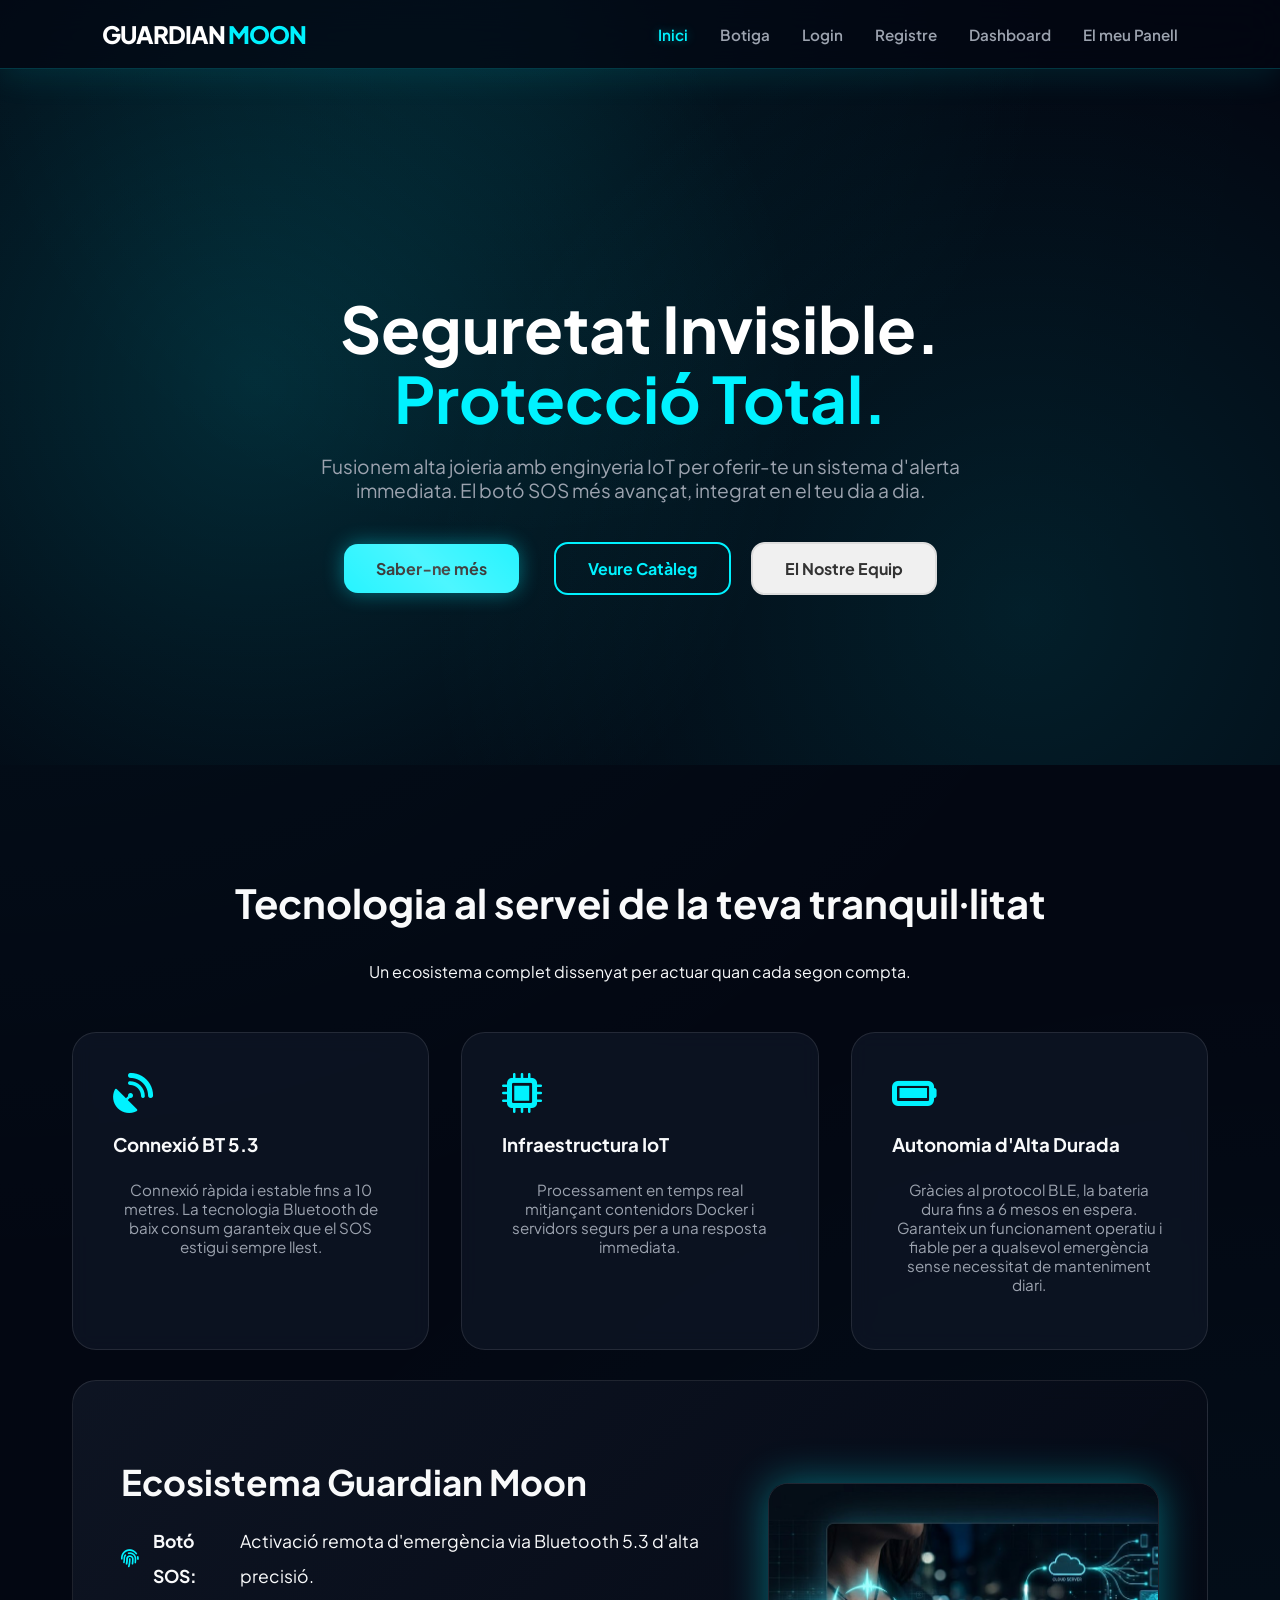
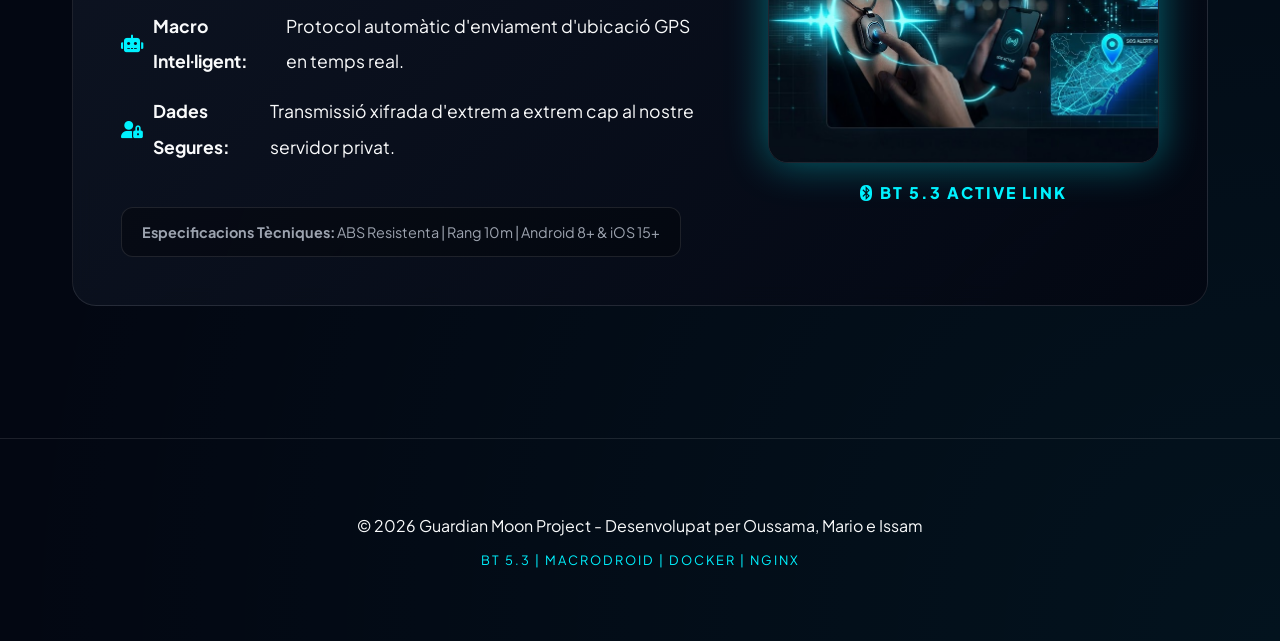
<file: web/index.html>
<!DOCTYPE html>
<html lang="ca">
<head>
    <meta charset="UTF-8">
    <meta name="viewport" content="width=device-width, initial-scale=1.0, maximum-scale=5.0, user-scalable=yes">
    <title>Guardian Moon | Seguretat Intel·ligent</title>
    <link href="https://fonts.googleapis.com/css2?family=Plus+Jakarta+Sans:wght@300;400;600;800&display=swap" rel="stylesheet">
    <link rel="stylesheet" href="https://cdnjs.cloudflare.com/ajax/libs/font-awesome/6.0.0/css/all.min.css">
    <link rel="stylesheet" href="estil/estil.css">
    <style>
        /* Menú hamburguesa para móviles */
        .menu-toggle {
            display: none;
            background: none;
            border: none;
            color: var(--accent);
            font-size: 1.5rem;
            cursor: pointer;
            z-index: 1001;
        }
        @media (max-width: 768px) {
            .menu-toggle {
                display: block;
            }
            nav ul {
                display: none;
                position: absolute;
                top: 60px;
                left: 0;
                right: 0;
                flex-direction: column;
                background: rgba(3, 7, 18, 0.95);
                padding: 1rem;
                gap: 0.5rem;
                border-bottom: 1px solid var(--glass-border);
            }
            nav ul.active {
                display: flex;
            }
            nav ul li {
                width: 100%;
            }
            nav ul a {
                display: block;
                padding: 0.75rem;
                border-radius: 8px;
                transition: all 0.3s ease;
            }
            nav ul a:hover {
                background: rgba(0, 242, 255, 0.1);
            }
            .hero-content h1 {
                font-size: 1.8rem;
                line-height: 1.2;
            }
            .hero-content p {
                font-size: 0.95rem;
            }
            .hero-btn-container {
                flex-direction: column;
                gap: 10px;
            }
            .cta-button,
            .cta-outline,
            .cta-team {
                width: 100%;
                max-width: 100%;
            }
        }
    </style>
</head>
<body>
    <nav>
        <a href="index.html" class="logo">GUARDIAN <span>MOON</span></a>
        <button class="menu-toggle" id="menuToggle">
            <i class="fas fa-bars"></i>
        </button>
        <ul id="navMenu">
            <li><a href="index.html" class="active">Inici</a></li>
            <li><a href="https://www.guardianmoon.cat/shop">Botiga</a></li>
            <li><a href="login.php">Login</a></li> 
            <li><a href="registre.php">Registre</a></li>
            <li><a href="dashboard.php">Dashboard</a></li>
            <li><a href="mi_panel.php">El meu Panell</a></li>
        </ul>
    </nav>
    <header class="hero-banner" style="position: relative; overflow: hidden; padding-top: 80px; background: linear-gradient(rgba(3,7,18,0.6), rgba(3,7,18,0.9)), url('https://images.unsplash.com/photo-1550751827-4bd374c3f58b?auto=format&fit=crop&w=1920&q=80'); background-size: cover; background-position: center;">
        <div class="hero-content" style="position: relative; z-index: 1; text-align: center; color: #fff; padding: 0 20px;">
          <h1>Seguretat Invisible.<br><span>Protecció Total.</span></h1>
          <p>Fusionem alta joieria amb enginyeria IoT per oferir-te un sistema d'alerta immediata. El botó SOS més avançat, integrat en el teu dia a dia.</p>
          <div class="hero-btn-container">
            <a href="#detalles" class="cta-button">Saber‐ne més</a>
            <a href="https://www.guardianmoon.cat" class="cta-outline">Veure Catàleg</a>
            <a href="el-nostre-equip.html" class="cta-team">El Nostre Equip</a>
          </div>
        </div>
    </header>
    <div class="container" id="detalles">
        <div class="section-header">
            <h2>Tecnologia al servei de la teva tranquil·litat</h2>
            <p>Un ecosistema complet dissenyat per actuar quan cada segon compta.</p>
        </div>
        <div class="features-grid">
            <div class="card">
                <i class="fas fa-satellite-dish icon-accent"></i>
                <h3>Connexió BT 5.3</h3>
                <p>Connexió ràpida i estable fins a 10 metres. La tecnologia Bluetooth de baix consum garanteix que el SOS estigui sempre llest.</p>
            </div>
            <div class="card">
                <i class="fas fa-microchip icon-accent"></i>
                <h3>Infraestructura IoT</h3>
                <p>Processament en temps real mitjançant contenidors Docker i servidors segurs per a una resposta immediata.</p>
            </div>
            <div class="card">
                <i class="fas fa-battery-full icon-accent"></i>
                <h3>Autonomia d'Alta Durada</h3>
                <p>Gràcies al protocol BLE, la bateria dura fins a 6 mesos en espera. Garanteix un funcionament operatiu i fiable per a qualsevol emergència sense necessitat de manteniment diari.</p>
            </div>
        </div>
        <div class="card glass-panel" style="margin-top: 30px; padding: 3rem;">
            <div class="panel-content" style="display: flex; align-items: center; gap: 60px; flex-wrap: wrap;">
                <div class="text-side" style="flex: 1.5; min-width: 350px;">
                    <h2 style="font-size: 2.2rem; margin-bottom: 20px;">Ecosistema Guardian Moon</h2>
                    <ul class="check-list" style="list-style: none; padding: 0; font-size: 1.1rem; line-height: 2;">
                        <li>
                            <i class="fas fa-fingerprint" style="color: var(--accent); width: 25px;"></i> 
                            <strong>Botó SOS:</strong> Activació remota d'emergència via Bluetooth 5.3 d'alta precisió.
                        </li>
                        <li>
                            <i class="fas fa-robot" style="color: var(--accent); width: 25px;"></i> 
                            <strong>Macro Intel·ligent:</strong> Protocol automàtic d'enviament d'ubicació GPS en temps real.
                        </li>
                        <li>
                            <i class="fas fa-user-lock" style="color: var(--accent); width: 25px;"></i> 
                            <strong>Dades Segures:</strong> Transmissió xifrada d'extrem a extrem cap al nostre servidor privat.
                        </li>
                    </ul>
                    <div style="margin-top: 25px; font-size: 0.9rem; color: var(--text-dim); background: rgba(0,0,0,0.3); padding: 15px 20px; border-radius: 12px; border: 1px solid var(--glass-border); display: inline-block;">
                        <strong>Especificacions Tècniques:</strong> ABS Resistenta | Rang 10m | Android 8+ & iOS 15+
                    </div>
                </div>
                <div class="image-side" style="flex: 1; min-width: 300px; text-align: center;">
                    <div style="position: relative; display: inline-block; width: 100%;">
                        <img src="img/collar.png" alt="Collar SOS" style="width: 100%; max-width: 500px; height: 280px; object-fit: cover; border-radius: 20px; box-shadow: 0 0 40px var(--accent-glow); border: 1px solid var(--glass-border);">
                        <div style="margin-top: 15px; color: var(--accent); font-weight: 800; font-size: 1rem; letter-spacing: 2px;">
                            <i class="fab fa-bluetooth"></i> BT 5.3 ACTIVE LINK
                        </div>
                    </div>
                </div>
            </div>
        </div>
    </div>
    <footer>
        <p>&copy; 2026 Guardian Moon Project - Desenvolupat per Oussama, Mario e Issam</p>
        <p class="tech-stack">BT 5.3 | MACRODROID | DOCKER | NGINX</p>
    </footer>
    <script>
        // Menú hamburguesa
        const menuToggle = document.getElementById('menuToggle');
        const navMenu = document.getElementById('navMenu');
        menuToggle.addEventListener('click', () => {
            navMenu.classList.toggle('active');
        });
        // Cerrar menú al hacer clic en un enlace
        navMenu.querySelectorAll('a').forEach(link => {
            link.addEventListener('click', () => {
                navMenu.classList.remove('active');
            });
        });
        // Efecto parallax en el hero banner
        window.addEventListener('scroll', function() {
            const hero = document.querySelector('.hero-banner');
            const scrollPosition = window.pageYOffset;
            hero.style.backgroundPosition = `center ${scrollPosition * 0.5}px`;
        });
        // Efecto de ondas en el liquid glass
        const canvas = document.createElement('canvas');
        const ctx = canvas.getContext('2d');
        function resizeCanvas() {
            canvas.width = window.innerWidth;
            canvas.height = window.innerHeight;
        }
        resizeCanvas();
        window.addEventListener('resize', resizeCanvas);
        let time = 0;
        function animateLiquid() {
            ctx.clearRect(0, 0, canvas.width, canvas.height);
            ctx.fillStyle = 'rgba(0, 242, 255, 0.05)';
            for (let i = 0; i < 5; i++) {
                ctx.beginPath();
                ctx.arc(
                    canvas.width / 2 + Math.sin(time + i) * 100,
                    canvas.height / 2 + Math.cos(time + i) * 100,
                    50 + Math.sin(time + i * 0.5) * 30,
                    0,
                    Math.PI * 2
                );
                ctx.fill();
            }
            time += 0.05;
            requestAnimationFrame(animateLiquid);
        }
        animateLiquid();
    </script>
</body>
</html>
</file>
<file: web/estil/estil.css>
@import url('https://fonts.googleapis.com/css2?family=Plus+Jakarta+Sans:wght@300;400;600;800&display=swap');

:root {
    --bg: #030712;
    --card-bg: rgba(17, 24, 39, 0.7);
    --accent: #00f2ff;
    --accent-glow: rgba(0, 242, 255, 0.4);
    --text-main: #f9fafb;
    --text-dim: #9ca3af;
    --glass-border: rgba(255, 255, 255, 0.1);
}

* { 
    box-sizing: border-box; 
    transition: all 0.3s ease; 
}

body { 
    font-family: 'Plus Jakarta Sans', sans-serif;
    background-color: var(--bg);
    background-image: 
        radial-gradient(circle at 0% 0%, rgba(0, 242, 255, 0.05) 0%, transparent 50%),
        radial-gradient(circle at 100% 100%, rgba(0, 242, 255, 0.05) 0%, transparent 50%);
    color: var(--text-main); 
    margin: 0; 
    overflow-x: hidden;
}

/* Nav Moderna */
nav { 
    display: flex; 
    justify-content: space-between; 
    align-items: center;
    padding: 1.2rem 8%; 
    background: rgba(3, 7, 18, 0.8);
    backdrop-filter: blur(15px); 
    position: fixed;
    width: 100%;
    top: 0;
    z-index: 1000;
    border-bottom: 1px solid var(--glass-border);
}

.logo { font-weight: 800; font-size: 1.5rem; text-decoration: none; color: white; letter-spacing: -1px; }
.logo span { color: var(--accent); }

nav ul { display: flex; list-style: none; gap: 2rem; align-items: center; margin: 0; padding: 0; }
nav a { color: var(--text-dim); text-decoration: none; font-weight: 600; font-size: 0.95rem; }
nav a:hover, nav a.active { color: var(--accent); text-shadow: 0 0 10px var(--accent-glow); }

/* Banner Hero */
.hero-banner {
    height: 85vh;
    display: flex;
    align-items: center;
    justify-content: center;
    text-align: center;
    background: linear-gradient(rgba(3, 7, 18, 0.6), rgba(3, 7, 18, 0.9)), 
                url('https://images.unsplash.com/photo-1550751827-4bd374c3f58b?auto=format&fit=crop&w=1920&q=80');
    background-size: cover;
    background-position: center;
    padding-top: 80px;
}

.hero-content h1 { font-size: 4rem; line-height: 1.1; margin-bottom: 20px; }
.hero-content h1 span { color: var(--accent); }
.hero-content p { max-width: 700px; margin: 0 auto 40px; color: var(--text-dim); font-size: 1.2rem; }

/* Botones */
.cta-button {
    background: var(--accent); 
    color: #000;
    padding: 14px 32px;
    border-radius: 14px; 
    font-weight: 700;
    text-decoration: none;
    display: inline-block;
    box-shadow: 0 0 20px var(--accent-glow);
}

.cta-outline {
    border: 1px solid var(--accent);
    color: var(--accent);
    padding: 14px 32px;
    border-radius: 14px;
    font-weight: 700;
    text-decoration: none;
    margin-left: 15px;
}

.cta-button:hover { transform: scale(1.05); box-shadow: 0 0 30px var(--accent); }

/* Grid y Cards */
.container { max-width: 1200px; margin: 0 auto; padding: 2rem; }

.section-header { text-align: center; margin: 80px 0 50px; }
.section-header h2 { font-size: 2.5rem; }

.features-grid { display: grid; grid-template-columns: repeat(auto-fit, minmax(300px, 1fr)); gap: 2rem; }

.card {
    background: var(--card-bg); 
    backdrop-filter: blur(10px);
    border-radius: 24px; 
    border: 1px solid var(--glass-border);
    padding: 2.5rem;
    height: 100%;
}

.card:hover { border-color: var(--accent); transform: translateY(-5px); }

.icon-accent { font-size: 2.5rem; color: var(--accent); margin-bottom: 20px; display: block; }

/* Panel Estilo Especial */
.glass-panel { margin-top: 80px; background: linear-gradient(135deg, rgba(17, 24, 39, 0.8), rgba(3, 7, 18, 0.9)); }
.panel-content { display: flex; align-items: center; gap: 40px; flex-wrap: wrap; }
.text-side { flex: 2; min-width: 300px; }
.icon-side { flex: 1; text-align: center; font-size: 8rem; color: var(--accent); opacity: 0.1; }

.check-list { list-style: none; padding: 0; }
.check-list li { margin-bottom: 15px; display: flex; align-items: center; gap: 10px; }
.check-list i { color: var(--accent); }

/* Footer */
footer { text-align: center; padding: 60px 20px; border-top: 1px solid var(--glass-border); margin-top: 100px; }
.tech-stack { color: var(--accent); font-size: 0.8rem; letter-spacing: 2px; text-transform: uppercase; margin-top: 10px; }

/* User Nav Info */
.user-info { display: flex; align-items: center; gap: 15px; border-left: 1px solid var(--glass-border); padding-left: 20px; }
.user-name { color: var(--accent); font-weight: 600; }
.logout-btn { background: #ef4444; color: white !important; padding: 5px 12px; border-radius: 8px; font-size: 0.8rem; }





/* ===== FORMULARIOS ===== */
form {
    display: flex;
    flex-direction: column;
    gap: 1.2rem;
}
label {
    font-weight: 600;
    color: var(--text-main);
    font-size: 0.95rem;
    margin-bottom: 0.4rem;
    display: block;
    text-transform: uppercase;
    letter-spacing: 0.5px;
    color: var(--accent);
}
input[type="text"],
input[type="email"],
input[type="password"],
textarea {
    background: rgba(255, 255, 255, 0.05);
    border: 1px solid var(--glass-border);
    border-radius: 12px;
    padding: 12px 16px;
    color: var(--text-main);
    font-family: 'Plus Jakarta Sans', sans-serif;
    font-size: 1rem;
    transition: all 0.3s ease;
}
input[type="text"]:focus,
input[type="email"]:focus,
input[type="password"]:focus,
textarea:focus {
    outline: none;
    border-color: var(--accent);
    background: rgba(0, 242, 255, 0.1);
    box-shadow: 0 0 15px rgba(0, 242, 255, 0.3);
}
textarea {
    resize: vertical;
    min-height: 100px;
}
input::placeholder,
textarea::placeholder {
    color: var(--text-dim);
}
/* Botón en formulario */
form .cta-button {
    width: 100%;
    margin-top: 1rem;
    border: none;
    cursor: pointer;
    font-size: 1rem;
}
form .cta-button:hover {
    transform: scale(1.02);
}
/* Párrafo de enlace */
form + p,
.card > p:last-child {
    text-align: center;
    margin-top: 1.5rem;
    color: var(--text-dim);
    font-size: 0.95rem;
}
form + p a,
.card > p:last-child a {
    color: var(--accent);
    text-decoration: none;
    font-weight: 600;
    transition: all 0.3s ease;
}
form + p a:hover,
.card > p:last-child a:hover {
    text-shadow: 0 0 10px var(--accent-glow);
}
/* Card para formularios */
.card form {
    margin-top: 1.5rem;
}

/* Indicador de batería dinámico */
.battery-indicator {
    display: inline-flex;
    align-items: center;
    gap: 10px;
    padding: 8px 12px;
    background: rgba(0, 242, 255, 0.1);
    border-radius: 8px;
    border: 1px solid var(--glass-border);
}
.battery-bar {
    width: 60px;
    height: 20px;
    background: rgba(255, 255, 255, 0.1);
    border-radius: 4px;
    overflow: hidden;
    border: 1px solid var(--glass-border);
}
.battery-fill {
    height: 100%;
    background: linear-gradient(90deg, #00ff00, #ffff00, #ff4444);
    transition: width 0.3s ease;
    display: flex;
    align-items: center;
    justify-content: center;
    font-size: 0.7rem;
    color: #000;
    font-weight: bold;
}
.battery-status-good { background: linear-gradient(90deg, #00ff00 0%, #00ff00 100%); }
.battery-status-medium { background: linear-gradient(90deg, #ffff00 0%, #ffff00 100%); }
.battery-status-low { background: linear-gradient(90deg, #ff4444 0%, #ff4444 100%); }



/* ===== LIQUID GLASS HEADER EFFECT ===== */
/* Contenedor del header con efecto glass */
.hero-banner {
    height: 85vh;
    display: flex;
    align-items: center;
    justify-content: center;
    text-align: center;
    background: linear-gradient(rgba(3, 7, 18, 0.6), rgba(3, 7, 18, 0.9)), 
                url('https://images.unsplash.com/photo-1550751827-4bd374c3f58b?auto=format&fit=crop&w=1920&q=80');
    background-size: cover;
    background-position: center;
    padding-top: 80px;
    position: relative;
    overflow: hidden;
}
/* Capa de efecto liquid glass animada */
.hero-banner::before {
    content: '';
    position: absolute;
    top: 0;
    left: 0;
    width: 100%;
    height: 100%;
    background: 
        radial-gradient(circle at 20% 50%, rgba(0, 242, 255, 0.15) 0%, transparent 50%),
        radial-gradient(circle at 80% 80%, rgba(0, 242, 255, 0.1) 0%, transparent 50%),
        radial-gradient(circle at 40% 0%, rgba(0, 242, 255, 0.08) 0%, transparent 50%);
    animation: liquidFlow 8s ease-in-out infinite;
    pointer-events: none;
    z-index: 0;
}
/* Animación del efecto liquid */
@keyframes liquidFlow {
    0% {
        background: 
            radial-gradient(circle at 20% 50%, rgba(0, 242, 255, 0.15) 0%, transparent 50%),
            radial-gradient(circle at 80% 80%, rgba(0, 242, 255, 0.1) 0%, transparent 50%),
            radial-gradient(circle at 40% 0%, rgba(0, 242, 255, 0.08) 0%, transparent 50%);
    }
    50% {
        background: 
            radial-gradient(circle at 80% 20%, rgba(0, 242, 255, 0.15) 0%, transparent 50%),
            radial-gradient(circle at 20% 80%, rgba(0, 242, 255, 0.1) 0%, transparent 50%),
            radial-gradient(circle at 60% 100%, rgba(0, 242, 255, 0.08) 0%, transparent 50%);
    }
    100% {
        background: 
            radial-gradient(circle at 20% 50%, rgba(0, 242, 255, 0.15) 0%, transparent 50%),
            radial-gradient(circle at 80% 80%, rgba(0, 242, 255, 0.1) 0%, transparent 50%),
            radial-gradient(circle at 40% 0%, rgba(0, 242, 255, 0.08) 0%, transparent 50%);
    }
}
/* Contenedor del contenido del hero */
.hero-content {
    position: relative;
    z-index: 1;
    animation: fadeInUp 1s ease-out;
}
@keyframes fadeInUp {
    from {
        opacity: 0;
        transform: translateY(30px);
    }
    to {
        opacity: 1;
        transform: translateY(0);
    }
}
/* Efecto glass para el nav mejorado */
nav {
    display: flex;
    justify-content: space-between;
    align-items: center;
    padding: 1.2rem 8%;
    background: rgba(3, 7, 18, 0.7);
    backdrop-filter: blur(20px);
    -webkit-backdrop-filter: blur(20px);
    position: fixed;
    width: 100%;
    top: 0;
    z-index: 1000;
    border-bottom: 1px solid rgba(0, 242, 255, 0.2);
    box-shadow: 0 8px 32px rgba(0, 242, 255, 0.1);
}
/* Efecto de brillo en los botones */
.cta-button {
    background: var(--accent);
    color: #000;
    padding: 14px 32px;
    border-radius: 14px;
    font-weight: 700;
    text-decoration: none;
    display: inline-block;
    box-shadow: 0 0 20px var(--accent-glow);
    position: relative;
    overflow: hidden;
    transition: all 0.3s ease;
}
.cta-button::before {
    content: '';
    position: absolute;
    top: -50%;
    left: -50%;
    width: 200%;
    height: 200%;
    background: linear-gradient(45deg, transparent, rgba(255, 255, 255, 0.3), transparent);
    animation: shine 3s infinite;
}
@keyframes shine {
    0% {
        transform: translate(-100%, -100%) rotate(45deg);
    }
    100% {
        transform: translate(100%, 100%) rotate(45deg);
    }
}
.cta-button:hover {
    transform: scale(1.05);
    box-shadow: 0 0 40px var(--accent);
}
/* Responsive design para header */
@media (max-width: 1024px) {
    .hero-banner {
        height: 70vh;
        padding-top: 60px;
    }
    
    .hero-content h1 {
        font-size: 3rem;
    }
}
@media (max-width: 768px) {
    nav {
        padding: 1rem 4%;
        flex-direction: column;
        gap: 1rem;
    }
    
    nav ul {
        gap: 1rem;
        flex-wrap: wrap;
        justify-content: center;
    }
    
    .hero-banner {
        height: 60vh;
        padding-top: 100px;
    }
    
    .hero-content h1 {
        font-size: 2rem;
        line-height: 1.2;
    }
    
    .hero-content p {
        font-size: 1rem;
    }
    
    .hero-btns {
        display: flex;
        flex-direction: column;
        gap: 10px;
        align-items: center;
    }
    
    .cta-button,
    .cta-outline {
        width: 100%;
        max-width: 300px;
    }
}
@media (max-width: 480px) {
    nav {
        padding: 0.8rem 2%;
    }
    
    .logo {
        font-size: 1.2rem;
    }
    
    nav ul {
        gap: 0.5rem;
    }
    
    nav a {
        font-size: 0.8rem;
    }
    
    .hero-banner {
        height: 50vh;
        padding-top: 80px;
    }
    
    .hero-content h1 {
        font-size: 1.5rem;
    }
    
    .hero-content p {
        font-size: 0.9rem;
    }
}





    /* Ajust d'alineació dels botons al hero */
    .hero-btn-container {
      display: flex;
      justify-content: center;
      align-items: center;
      gap: 20px;
      flex-wrap: wrap;
      margin-top: 20px;
    }
    .cta-button,
    .cta-outline,
    .cta-team {
      padding: 14px 32px;
      border-radius: 14px;
      font-weight: 700;
      text-decoration: none;
      text-align: center;
      transition: all 0.3s ease;
      min-width: 160px;
    }
    .cta-button {
      background: var(--accent);
      color: #000;
      box-shadow: 0 0 20px var(--accent-glow);
      border: none;
    }
    .cta-outline {
      background: transparent;
      border: 2px solid var(--accent);
      color: var(--accent);
    }
    .cta-team {
      background: #f0f0f0;
      border: 2px solid #ddd;
      color: #333;
    }
    .cta-button:hover,
    .cta-outline:hover,
    .cta-team:hover {
      transform: scale(1.05);
    }



    /* Afegir a estil/estil.css dins de :root */
:root {
    --bg: #030712;
    --bg-forest-blue: #0a1f2e;  /* Blau forestal */
    --card-bg: rgba(17, 24, 39, 0.7);
    --accent: #00f2ff;
    --accent-glow: rgba(0, 242, 255, 0.4);
    --text-main: #f9fafb;
    --text-dim: #9ca3af;
    --glass-border: rgba(255, 255, 255, 0.1);
}
</file>
